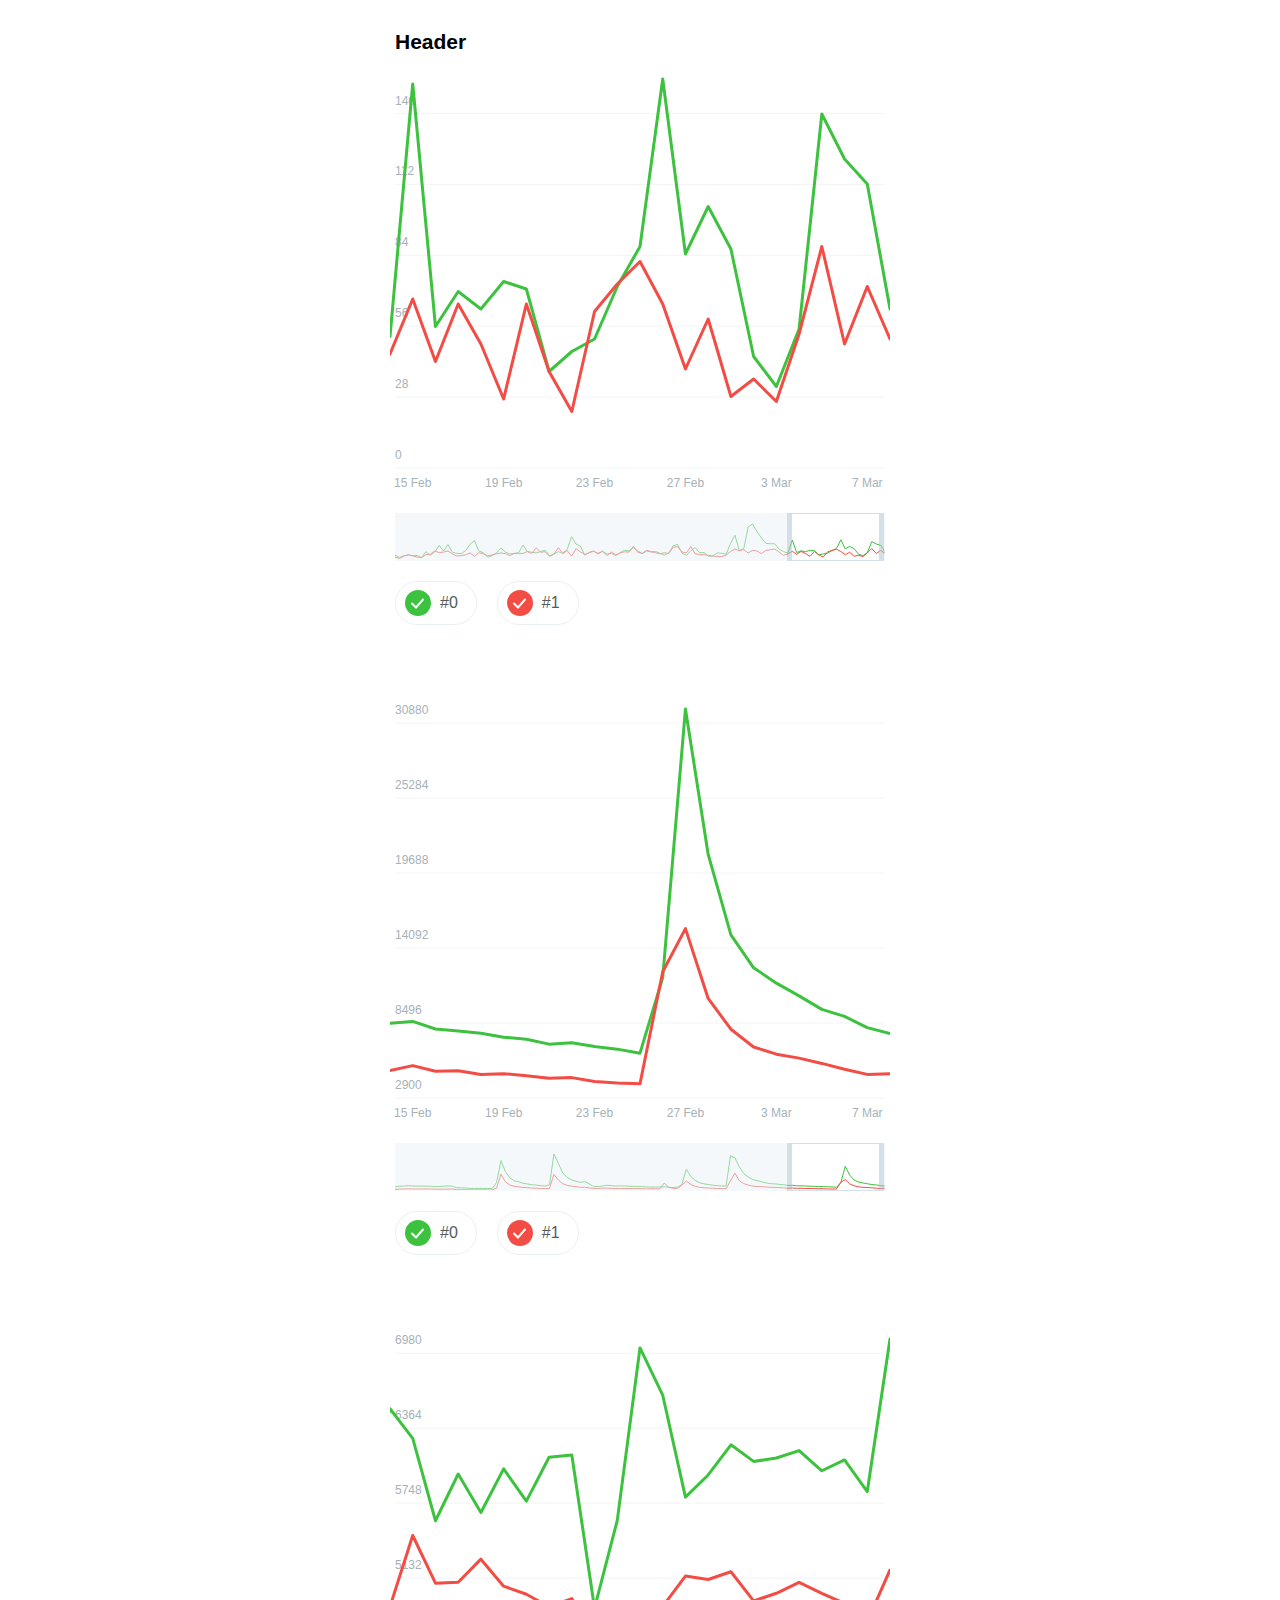
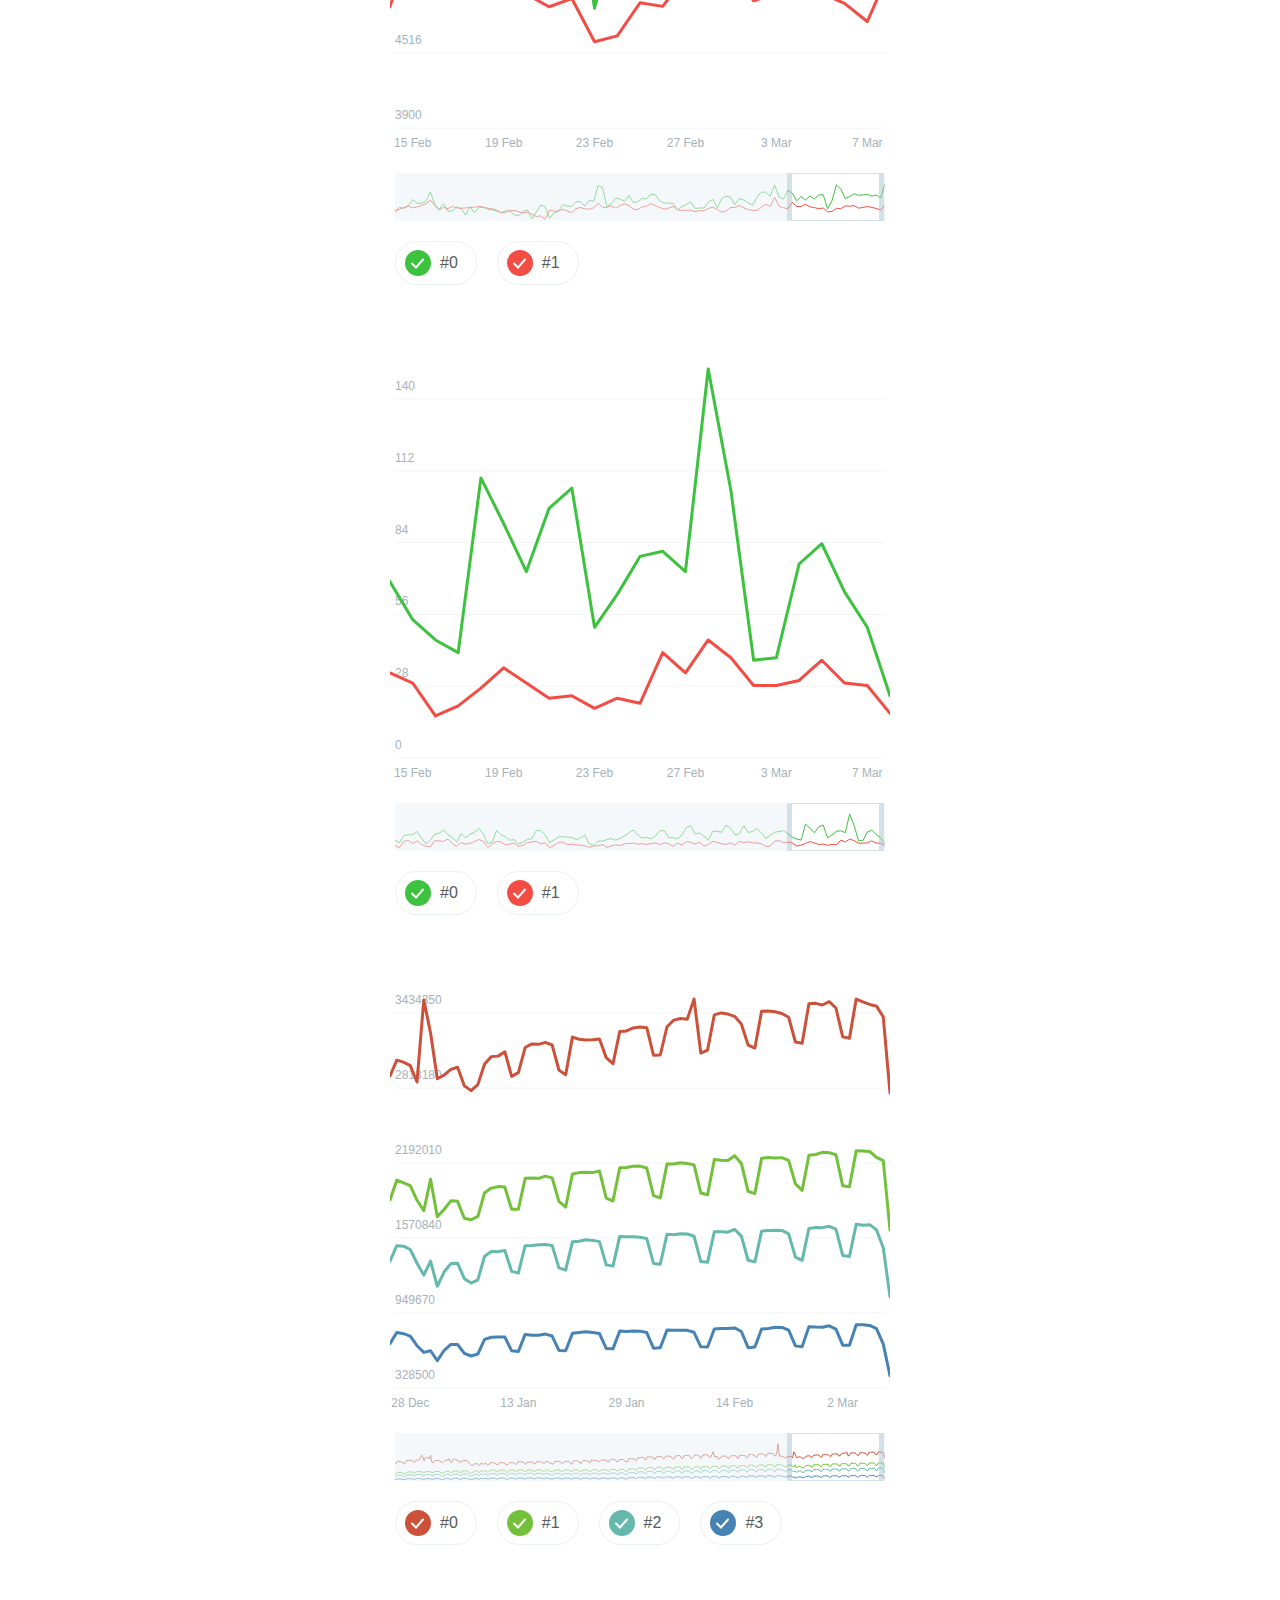
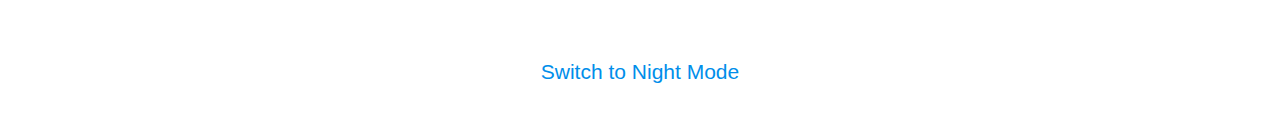
<file: index.html>
<!doctype html>
<html lang="ru">

<head>
    <meta charset='UTF-8' />
    <meta name="viewport" content="width=device-width, initial-scale=1, maximum-scale=1, minimum-scale=1">
    <title>Chart</title>
<link href="main.64d2b7b7b80c20eef5b3.css" rel="stylesheet"></head>

<body>
<script type="text/javascript" src="main.6ecf8502e0c98b8a0d89.js"></script></body>

</html>
</file>
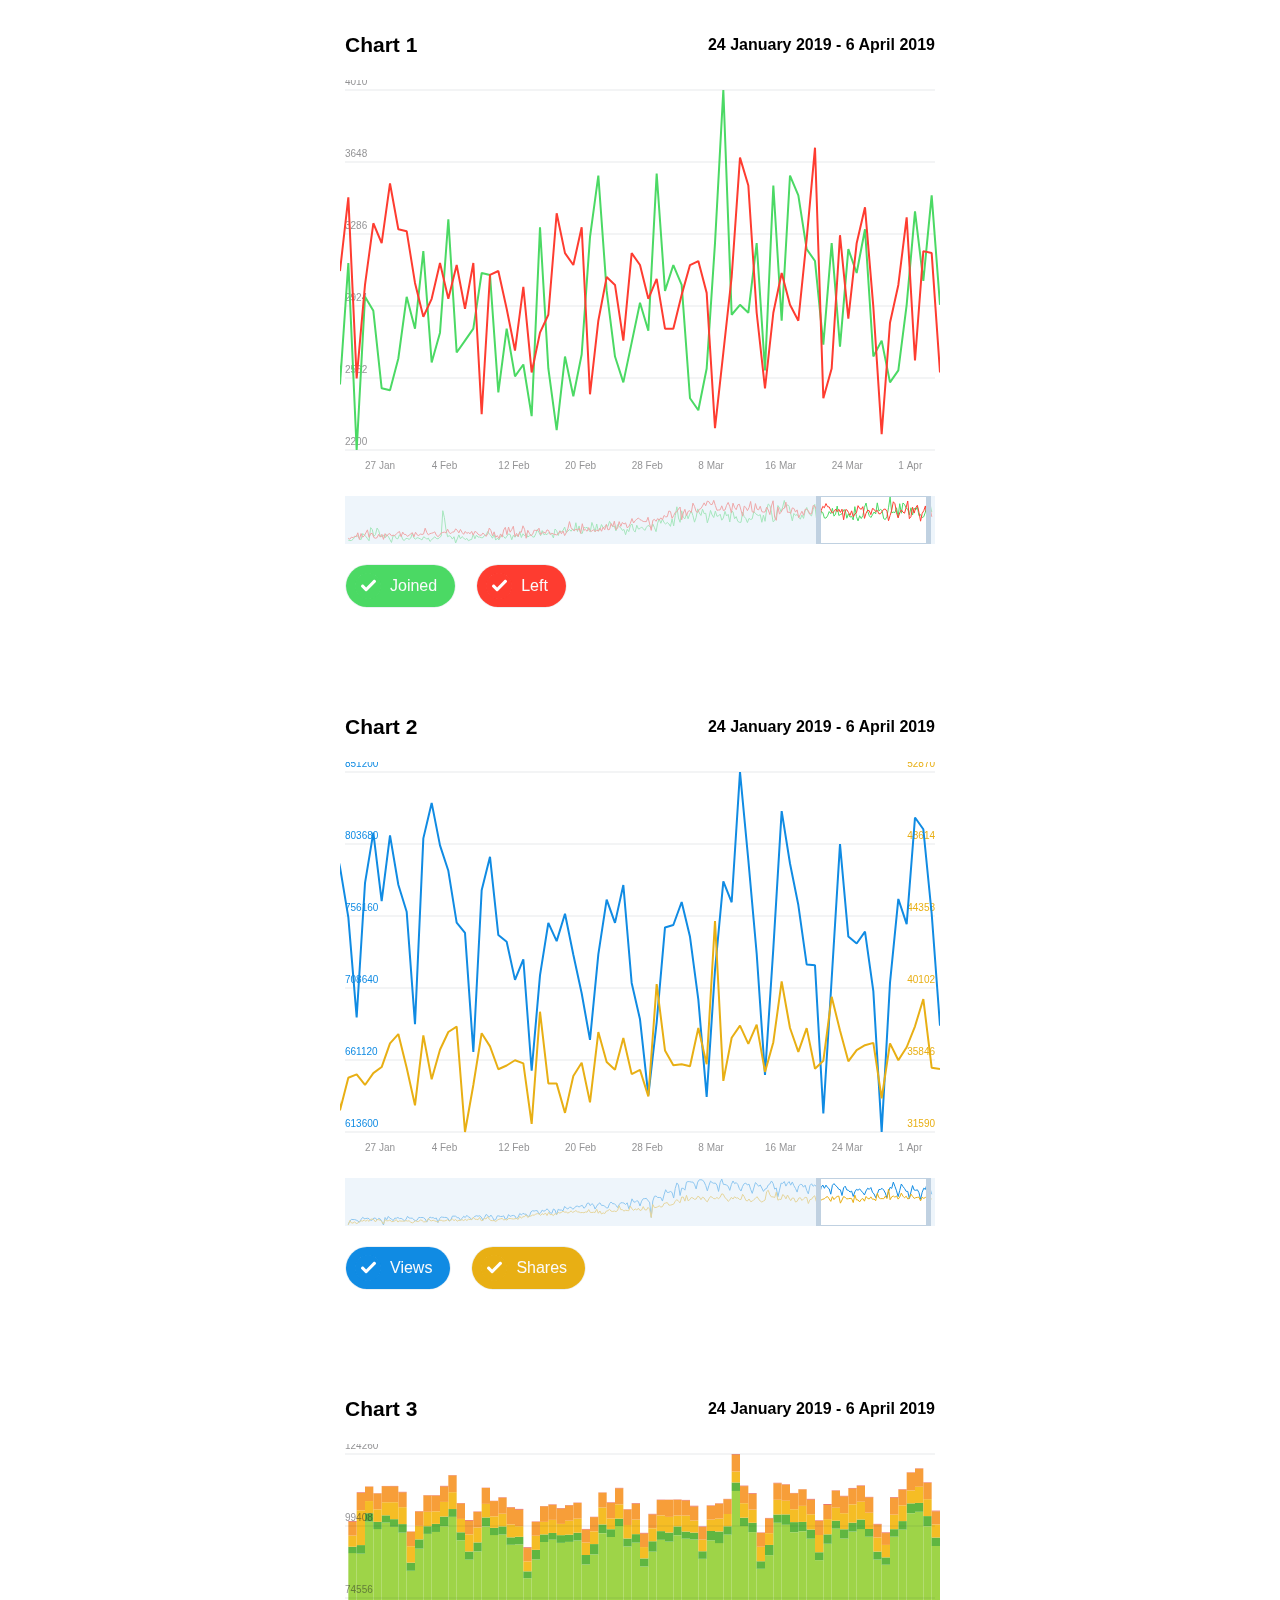
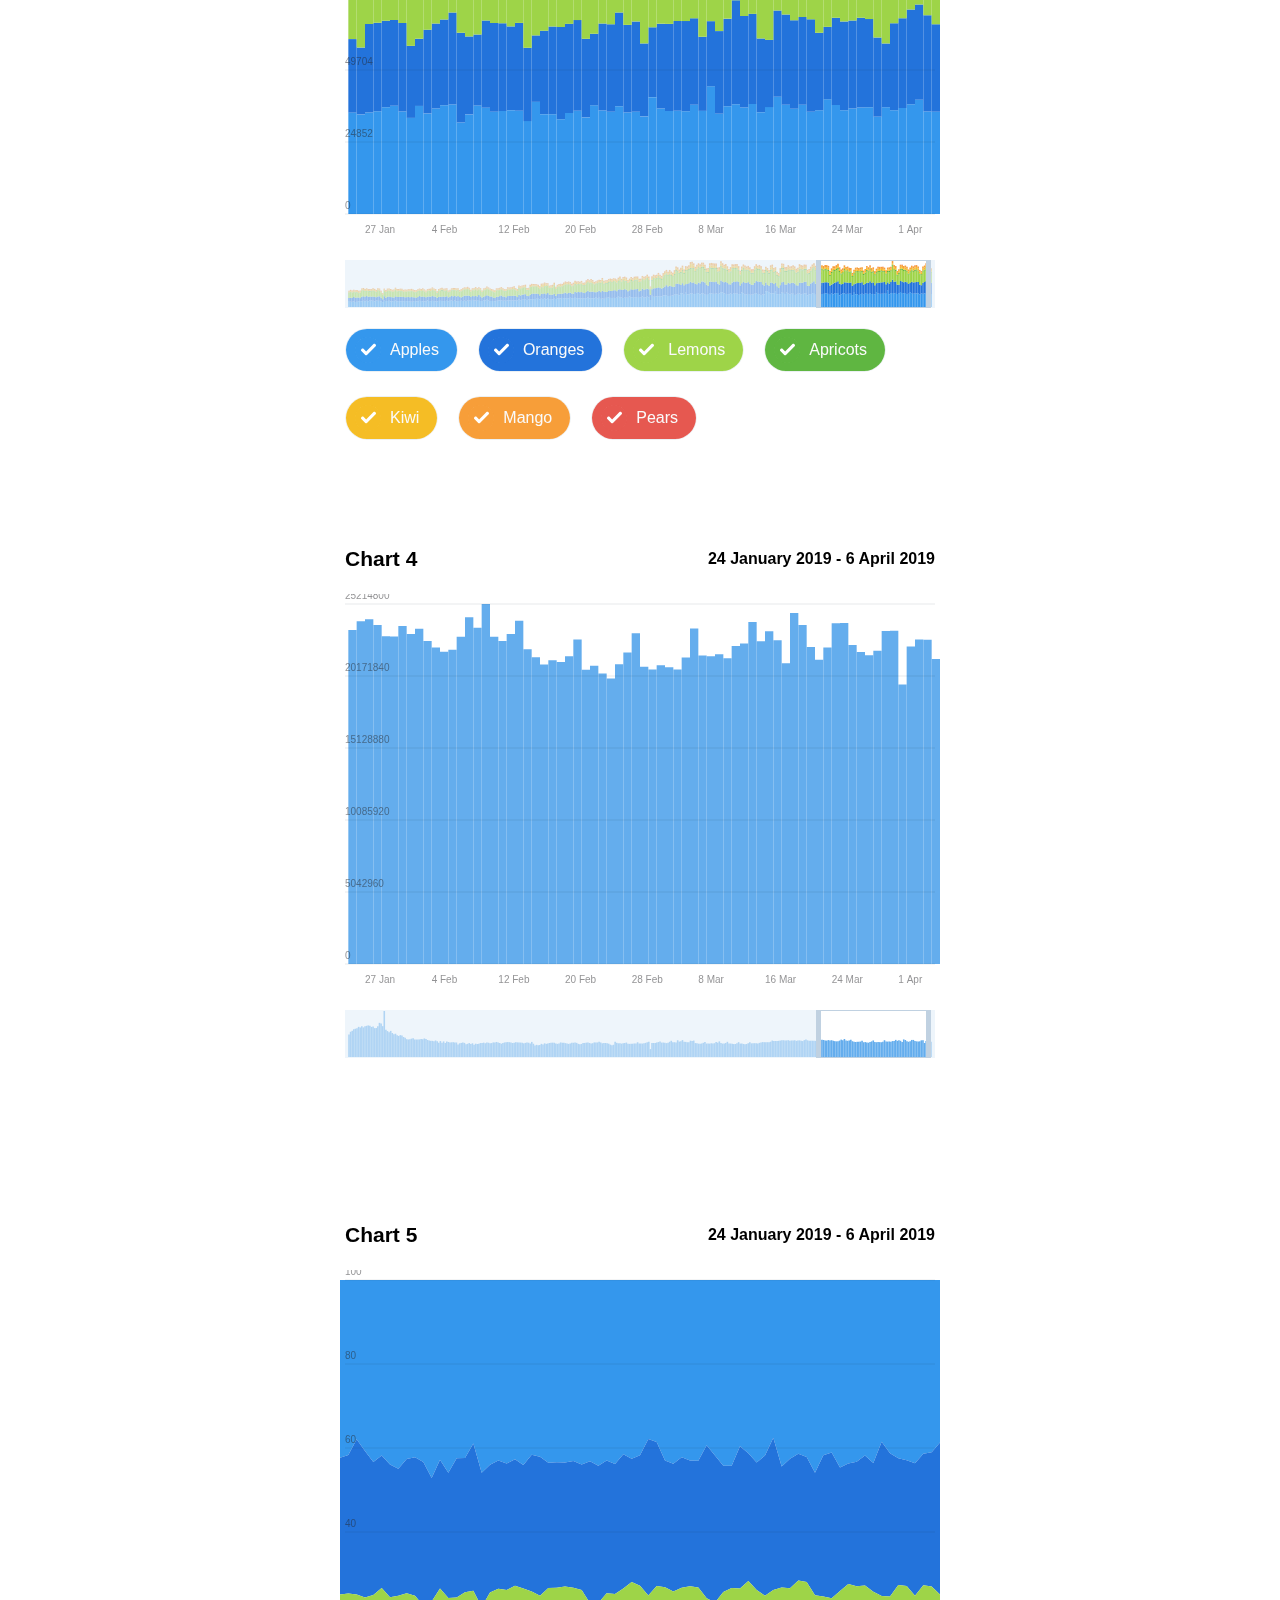
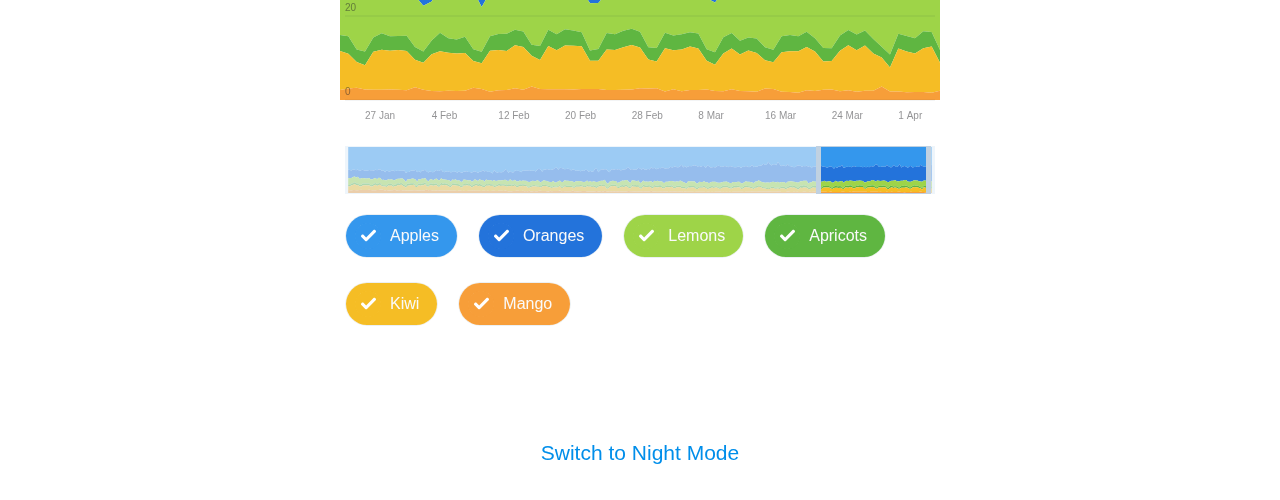
<file: stage-2/index.html>
<!doctype html>
<html lang="ru">

<head>
    <meta charset='UTF-8' />
    <meta name="viewport" content="width=device-width, initial-scale=1, maximum-scale=1, minimum-scale=1">
    <title>Chart</title>
<link href="main.98185554aae3d5be41ba.css" rel="stylesheet"></head>

<body>
<script type="text/javascript" src="main.40b43f6ba5504d1a735a.js"></script></body>

</html>
</file>
<file: main.64d2b7b7b80c20eef5b3.css>
html{height:100%}body,html{width:100%;max-width:100%!important;overflow-x:hidden!important;margin:0}body{min-height:100%}#app{height:100%;width:100%;max-width:500px;margin:0 auto;padding:0 0 100px;-webkit-box-sizing:border-box;-moz-box-sizing:border-box;box-sizing:border-box;position:relative}.chart{margin-bottom:50px}#header{padding:0 5px}#header h1{font:600 21px sans-serif;padding:30px 0 15px;margin:0}.mini-map{margin:20px 5px 0;position:relative;height:48px;padding:1px 0;-webkit-box-sizing:border-box;-moz-box-sizing:border-box;box-sizing:border-box}.mini-map .cover{background-color:rgba(233,241,247,.5)}.lens,.mini-map .cover{position:absolute;height:100%;top:0}.lens{border-color:rgba(168,193,210,.5);border-style:solid;border-width:1px 5px;-webkit-box-sizing:border-box;-moz-box-sizing:border-box;box-sizing:border-box}.lens span{position:absolute;width:10px;top:0;height:100%;cursor:ew-resize}.menu{padding:0 5px;margin-top:20px}.mode{cursor:pointer;padding:35px 0;color:#008eea;text-align:center;font:300 21px sans-serif;position:absolute;bottom:0;width:100%}.night{background-color:#222f3f}.night h1{color:#fafafa}.night .mini-map .cover{background-color:rgba(19,26,31,.5)}.night .lens{border-color:rgba(103,118,128,.5)}.night .checkbox{color:#fafafa;border-color:#2b3f51}.night .checkbox .cover{fill:#222f3f}.checkbox{display:inline-block;height:44px;line-height:30px;-webkit-border-radius:25px;-moz-border-radius:25px;border-radius:25px;border:1px solid #ebf0f3;padding:6px 18px 6px 44px;color:#565b5d;-webkit-box-sizing:border-box;-moz-box-sizing:border-box;box-sizing:border-box;cursor:pointer;font-family:sans-serif;font-weight:300;font-size:16px;margin:0 20px 20px 0;overflow:hidden;position:relative}.checkbox svg{position:absolute;top:0;left:0;width:100%;height:44px;display:block}.checkbox .check-mark{fill:none;stroke:#fff;stroke-width:2;stroke-linecap:round}.checkbox .cover{fill:#fff;-webkit-transform:scale(1);-moz-transform:scale(1);-ms-transform:scale(1);-o-transform:scale(1);transform:scale(1);-webkit-transform-origin:21px 22px;-moz-transform-origin:21px 22px;-ms-transform-origin:21px 22px;-o-transform-origin:21px 22px;transform-origin:21px 22px;transition:-webkit-transform .3s ease;-webkit-transition:-webkit-transform .3s ease;-o-transition:-o-transform .3s ease;-moz-transition:transform .3s ease,-moz-transform .3s ease;transition:transform .3s ease;transition:transform .3s ease,-webkit-transform .3s ease,-moz-transform .3s ease,-o-transform .3s ease;transition:transform .3s ease,-webkit-transform .3s ease}.checkbox.as-check .cover{-webkit-transform:scale(0);-moz-transform:scale(0);-ms-transform:scale(0);-o-transform:scale(0);transform:scale(0)}.checkbox .shadow{fill:transparent;stroke:#7693a9;stroke-opacity:.05;stroke-width:40px;-webkit-transform-origin:21px 22px;-moz-transform-origin:21px 22px;-ms-transform-origin:21px 22px;-o-transform-origin:21px 22px;transform-origin:21px 22px;-webkit-transform:scale(0);-moz-transform:scale(0);-ms-transform:scale(0);-o-transform:scale(0);transform:scale(0)}.checkbox.as-click .shadow{-webkit-transform:scale(1);-moz-transform:scale(1);-ms-transform:scale(1);-o-transform:scale(1);transform:scale(1);transition:-webkit-transform .3s ease-out;-webkit-transition:-webkit-transform .3s ease-out;-o-transition:-o-transform .3s ease-out;-moz-transition:transform .3s ease-out,-moz-transform .3s ease-out;transition:transform .3s ease-out;transition:transform .3s ease-out,-webkit-transform .3s ease-out,-moz-transform .3s ease-out,-o-transform .3s ease-out;transition:transform .3s ease-out,-webkit-transform .3s ease-out}svg .invisible{visibility:hidden}.line line{stroke:#f2f4f5}svg text,svg tspan{font:300 12px sans-serif;fill:#a6b1b8}svg .transparent{opacity:0}.time{opacity:1;-webkit-transition:opacity .2s ease;-o-transition:opacity .2s ease;-moz-transition:opacity .2s ease;transition:opacity .2s ease}.line,.polyline{opacity:1;-webkit-transition:opacity .4s ease;-o-transition:opacity .4s ease;-moz-transition:opacity .4s ease;transition:opacity .4s ease}.main-chart{stroke-width:3;stroke-linecap:round;fill:none}.mini-map-chart{stroke-width:1;fill:none}.pop-up .line,.pop-up .rect{fill:#fff;stroke:#f2f4f5}.pop-up .shadow{fill:rgba(0,0,0,.1);stroke:rgba(0,0,0,.05)}.pop-up .date{fill:#000}.pop-up .inner-circle{fill:#fff}.pop-up text{font:400 14px sans-serif}.pop-up .value{font:600 15px sans-serif}.hover{fill:transparent}.night .line line{stroke:#2b3f51}.night svg text,.night svg tspan{fill:#485e6f}.night .pop-up .line,.night .pop-up .rect{fill:#213242;stroke:#2b3f51}.night .pop-up .date{fill:#fff}.night .pop-up .inner-circle{fill:#222f3f}
</file>
<file: stage-2/main.98185554aae3d5be41ba.css>
html{height:100%}body,html{width:100%;max-width:100%!important;overflow-x:hidden!important;margin:0}body{min-height:100%}#app{height:100%;width:100%;max-width:600px;margin:0 auto;padding:0 0 100px;-webkit-box-sizing:border-box;-moz-box-sizing:border-box;box-sizing:border-box}#app,.header{position:relative}.header{padding:30px 5px;height:30px}.header h1{-webkit-transform:scale(1);-moz-transform:scale(1);-ms-transform:scale(1);-o-transform:scale(1);transform:scale(1);-webkit-transform-origin:0 0;-moz-transform-origin:0 0;-ms-transform-origin:0 0;-o-transform-origin:0 0;transform-origin:0 0;-webkit-transition:all .4s ease;-o-transition:all ease .4s;-moz-transition:all ease .4s;transition:all .4s ease;font:600 21px sans-serif;padding:0;margin:0;line-height:30px}.header .zoom,.header h1{position:absolute;top:30px;left:5px}.header .zoom{-webkit-transform:scale(.6,0);-moz-transform:scale(.6,0);-ms-transform:scale(.6,0);-o-transform:scale(.6,0);transform:scale(.6,0);-webkit-transform-origin:0 30px;-moz-transform-origin:0 30px;-ms-transform-origin:0 30px;-o-transform-origin:0 30px;transform-origin:0 30px;-webkit-transition:all .3s ease;-o-transition:all ease .3s;-moz-transition:all ease .3s;transition:all .3s ease;color:#008eea;font:400 16px sans-serif;cursor:pointer}.header .zoom span{line-height:30px;margin-left:8px}.header.in-zoom h1{-webkit-transform:scale(.6,0);-moz-transform:scale(.6,0);-ms-transform:scale(.6,0);-o-transform:scale(.6,0);transform:scale(.6,0)}.header.in-zoom .zoom{-webkit-transform:scale(1);-moz-transform:scale(1);-ms-transform:scale(1);-o-transform:scale(1);transform:scale(1)}.header.double{height:60px}.range{bottom:60px;right:5px;font:600 16px sans-serif;line-height:30px}.changer,.range{position:absolute}.changer{white-space:nowrap;right:0;top:0;-webkit-transform:scale(1);-moz-transform:scale(1);-ms-transform:scale(1);-o-transform:scale(1);transform:scale(1);-webkit-transform-origin:90% 30px;-moz-transform-origin:90% 30px;-ms-transform-origin:90% 30px;-o-transform-origin:90% 30px;transform-origin:90% 30px}.changer.animation{-webkit-transition:all .3s ease;-o-transition:all ease .3s;-moz-transition:all ease .3s;transition:all .3s ease}.changer.hide{-webkit-transform:scale(.9,0);-moz-transform:scale(.9,0);-ms-transform:scale(.9,0);-o-transform:scale(.9,0);transform:scale(.9,0)}.changer.hiding{-webkit-transform-origin:90% 0;-moz-transform-origin:90% 0;-ms-transform-origin:90% 0;-o-transform-origin:90% 0;transform-origin:90% 0;-webkit-transform:scale(.9,0);-moz-transform:scale(.9,0);-ms-transform:scale(.9,0);-o-transform:scale(.9,0);transform:scale(.9,0)}.changer.reverse{-webkit-transform-origin:90% 0;-moz-transform-origin:90% 0;-ms-transform-origin:90% 0;-o-transform-origin:90% 0;transform-origin:90% 0}.changer.reverse.hiding{-webkit-transform-origin:90% 30px;-moz-transform-origin:90% 30px;-ms-transform-origin:90% 30px;-o-transform-origin:90% 30px;transform-origin:90% 30px}.mini-map{margin:20px 5px 0;position:relative;height:48px;padding:1px 0;-webkit-box-sizing:border-box;-moz-box-sizing:border-box;box-sizing:border-box;opacity:1;-webkit-transition:opacity .1s ease;-o-transition:opacity ease .1s;-moz-transition:opacity ease .1s;transition:opacity .1s ease}.mini-map .cover{position:absolute;height:100%;background-color:rgba(226,238,249,.6);top:0}.mini-map.fade{opacity:0}.lens{border-color:#c0d1e1;border-style:solid;border-width:1px 5px;-webkit-box-sizing:border-box;-moz-box-sizing:border-box;box-sizing:border-box}.lens,.lens span{position:absolute;height:100%;top:0}.lens span{width:10px;cursor:ew-resize}.menu{padding:0 5px;margin-top:20px}.mode{cursor:pointer;padding:35px 0;color:#008eea;text-align:center;font:300 21px sans-serif;position:absolute;bottom:0;width:100%}.loupe{float:left}.loupe circle,.loupe line{stroke:#008eea;stroke-width:3px}.loupe circle{fill:transparent}.night{background-color:#222f3f}.night h1{color:#fafafa}.night .mini-map .cover{background-color:rgba(48,66,89,.6)}.night .lens{border-color:#56626d}.night .range{color:#fff}.night .checkbox{color:#fafafa;border-color:#2b3f51}.night .checkbox .border{background-color:#222f3f}.checkbox{display:inline-block;height:44px;line-height:30px;-webkit-border-radius:25px;-moz-border-radius:25px;border-radius:25px;border:1px solid #ebf0f3;padding:6px 18px 6px 44px;-webkit-box-sizing:border-box;-moz-box-sizing:border-box;box-sizing:border-box;cursor:pointer;font-family:sans-serif;font-weight:300;font-size:16px;margin:0 20px 20px 0;overflow:hidden;-webkit-mask-image:-webkit-radial-gradient(#fff,#000);position:relative;color:#565b5d;-webkit-transition:color .3s ease;-o-transition:color .3s ease;-moz-transition:color .3s ease;transition:color .3s ease}.checkbox.as-check{color:#fafafa}.checkbox .point{position:absolute;top:21px;left:22px;width:0;height:0}.checkbox .icon{opacity:0;-webkit-transition:all .3s ease;-o-transition:all .3s ease;-moz-transition:all .3s ease;transition:all .3s ease;background-repeat:no-repeat;position:absolute;top:-8px;left:-7px;width:15px;height:15px;background-image:url(./check.svg)}.checkbox.as-check .icon{opacity:1}.checkbox .border{border-style:solid;border-width:1px;width:26px;height:26px;margin:-13px;background-color:#fff}.checkbox .border,.checkbox .inner{position:absolute;-webkit-border-radius:50%;-moz-border-radius:50%;border-radius:50%;z-index:-1;-webkit-box-sizing:border-box;-moz-box-sizing:border-box;box-sizing:border-box}.checkbox .inner{width:0;height:0;-webkit-transition:all .3s ease;-o-transition:all .3s ease;-moz-transition:all .3s ease;transition:all .3s ease}.checkbox.as-check .inner{width:26px;height:26px;margin:-13px}.checkbox .outer{width:0;height:0;position:absolute;-webkit-border-radius:50%;-moz-border-radius:50%;border-radius:50%;-webkit-transition:all .3s ease;-o-transition:all .3s ease;-moz-transition:all .3s ease;transition:all .3s ease;z-index:-1}.checkbox.as-check .outer{width:300px;height:300px;margin:-150px}.chart{margin-bottom:50px;position:relative}.chart.as-sg{padding-bottom:150px}.chart.as-sg .menu,.chart.as-sg .mini-map,.lines{position:absolute}.lines{top:-10px;left:5px}.hover{position:absolute;top:0;left:0;z-index:2}.invisible{display:none}.pop-up .line{background-color:rgba(24,45,59,.1)}.pop-up .line,.pop-up .shadow{position:absolute;top:0;left:0;width:1px;height:100%}.pop-up .shadow{background-color:hsla(0,0%,100%,.1)}.pop-up .dot{position:absolute;width:6px;height:6px;-webkit-border-radius:6px;-moz-border-radius:6px;border-radius:6px;border-width:2px;border-style:solid;margin:-4px}.pop-up .dot,.pop-up .panel{top:0;left:0;background-color:#fff}.pop-up .panel{position:relative;position:absolute;border:1px solid #f2f4f5;padding:10px;-webkit-border-radius:5px;-moz-border-radius:5px;border-radius:5px;width:170px;-webkit-box-sizing:border-box;-moz-box-sizing:border-box;box-sizing:border-box;cursor:pointer}.pop-up .value{float:right;font:600 15px sans-serif}.pop-up .block{float:left;width:100%}.pop-up .name{font:400 14px sans-serif;float:left}.pop-up .name b{display:inline-block;width:36px}.pop-up .date{font:600 14px sans-serif;float:left;padding-bottom:5px}.pop-up .icon{position:absolute;right:10px;top:8px}.pop-up.animation .panel{-webkit-transition:all .3s ease;-o-transition:all .3s ease;-moz-transition:all .3s ease;transition:all .3s ease}.night .pop-up .panel{background-color:#1b2533;border-color:rgba(27,37,51,.5)}.night .pop-up .date,.night .pop-up .name,.night .pop-up .value{color:#fff}.night .pop-up .line{background-color:hsla(0,0%,100%,.1)}.night .pop-up .shadow{background-color:rgba(24,45,59,.1)}.night .pop-up .dot{background-color:#222f3f}.night .pop-up .icon{color:#56626d}
</file>
